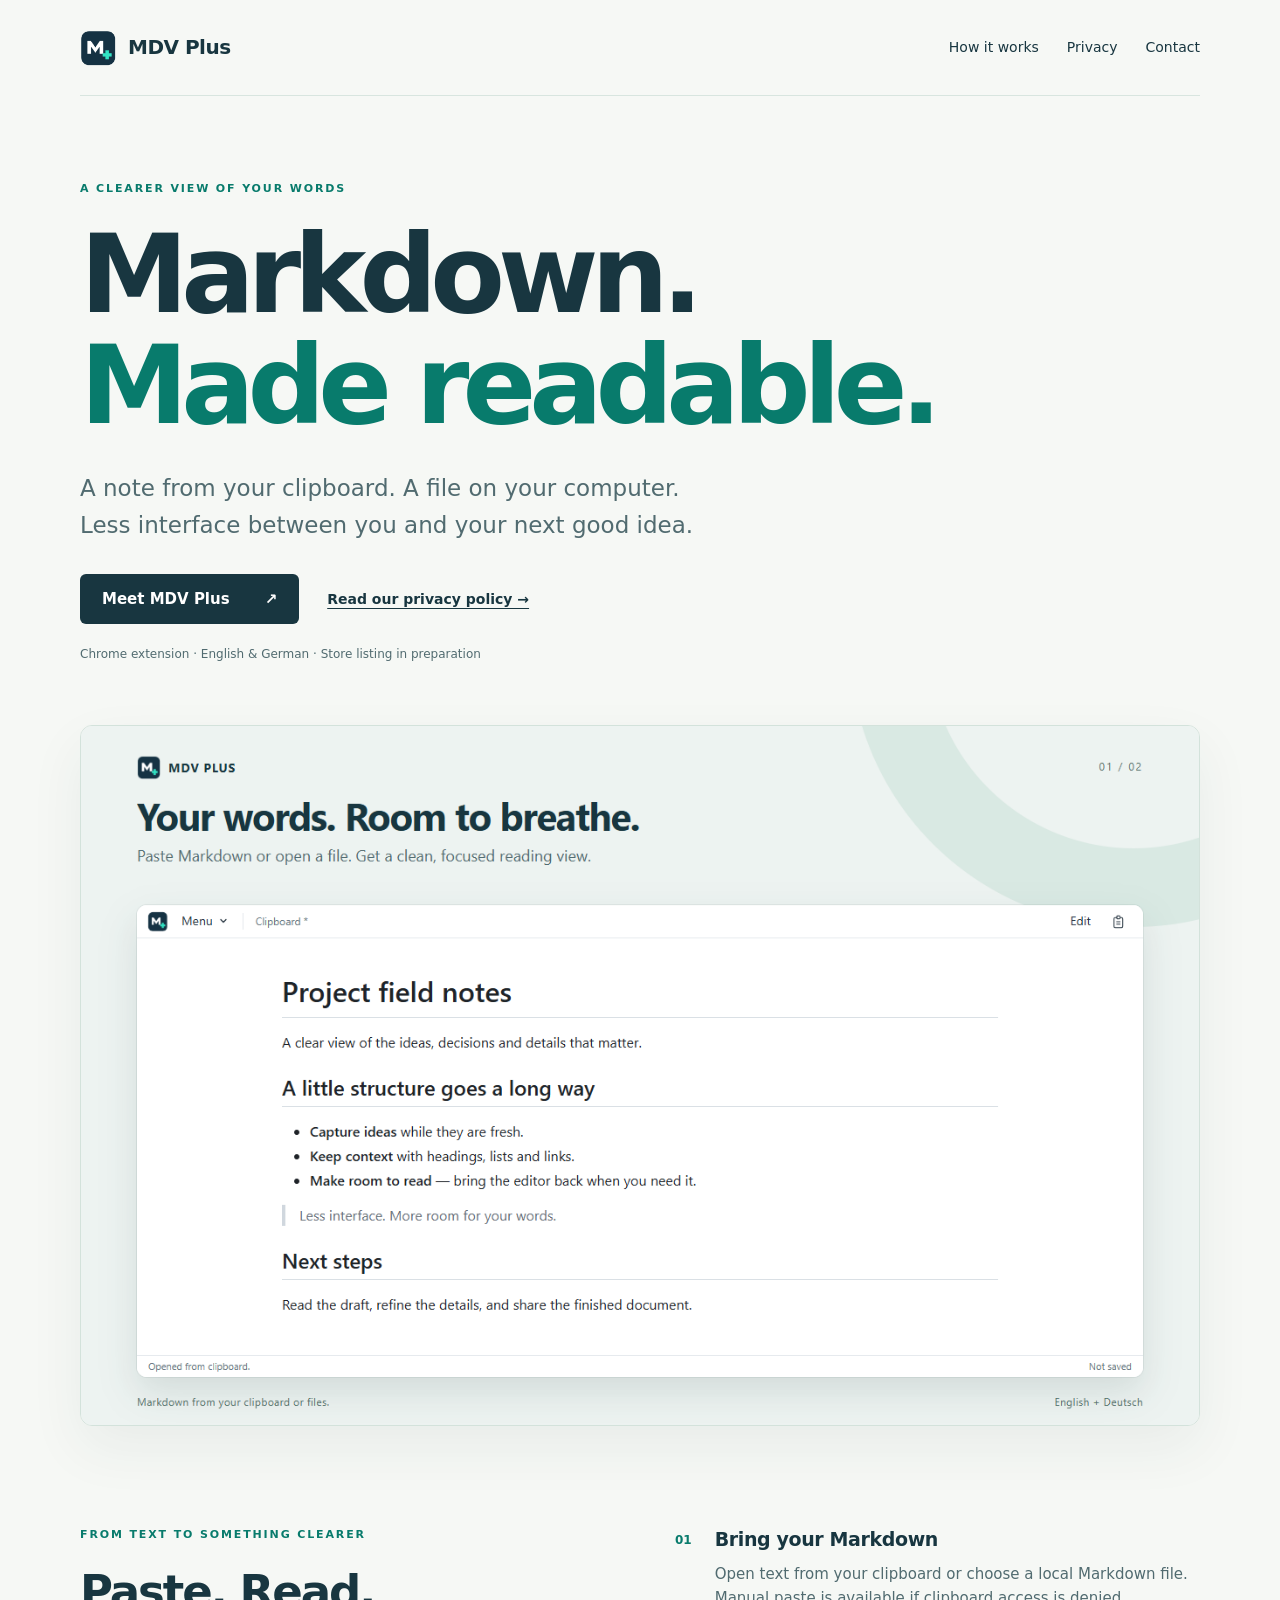
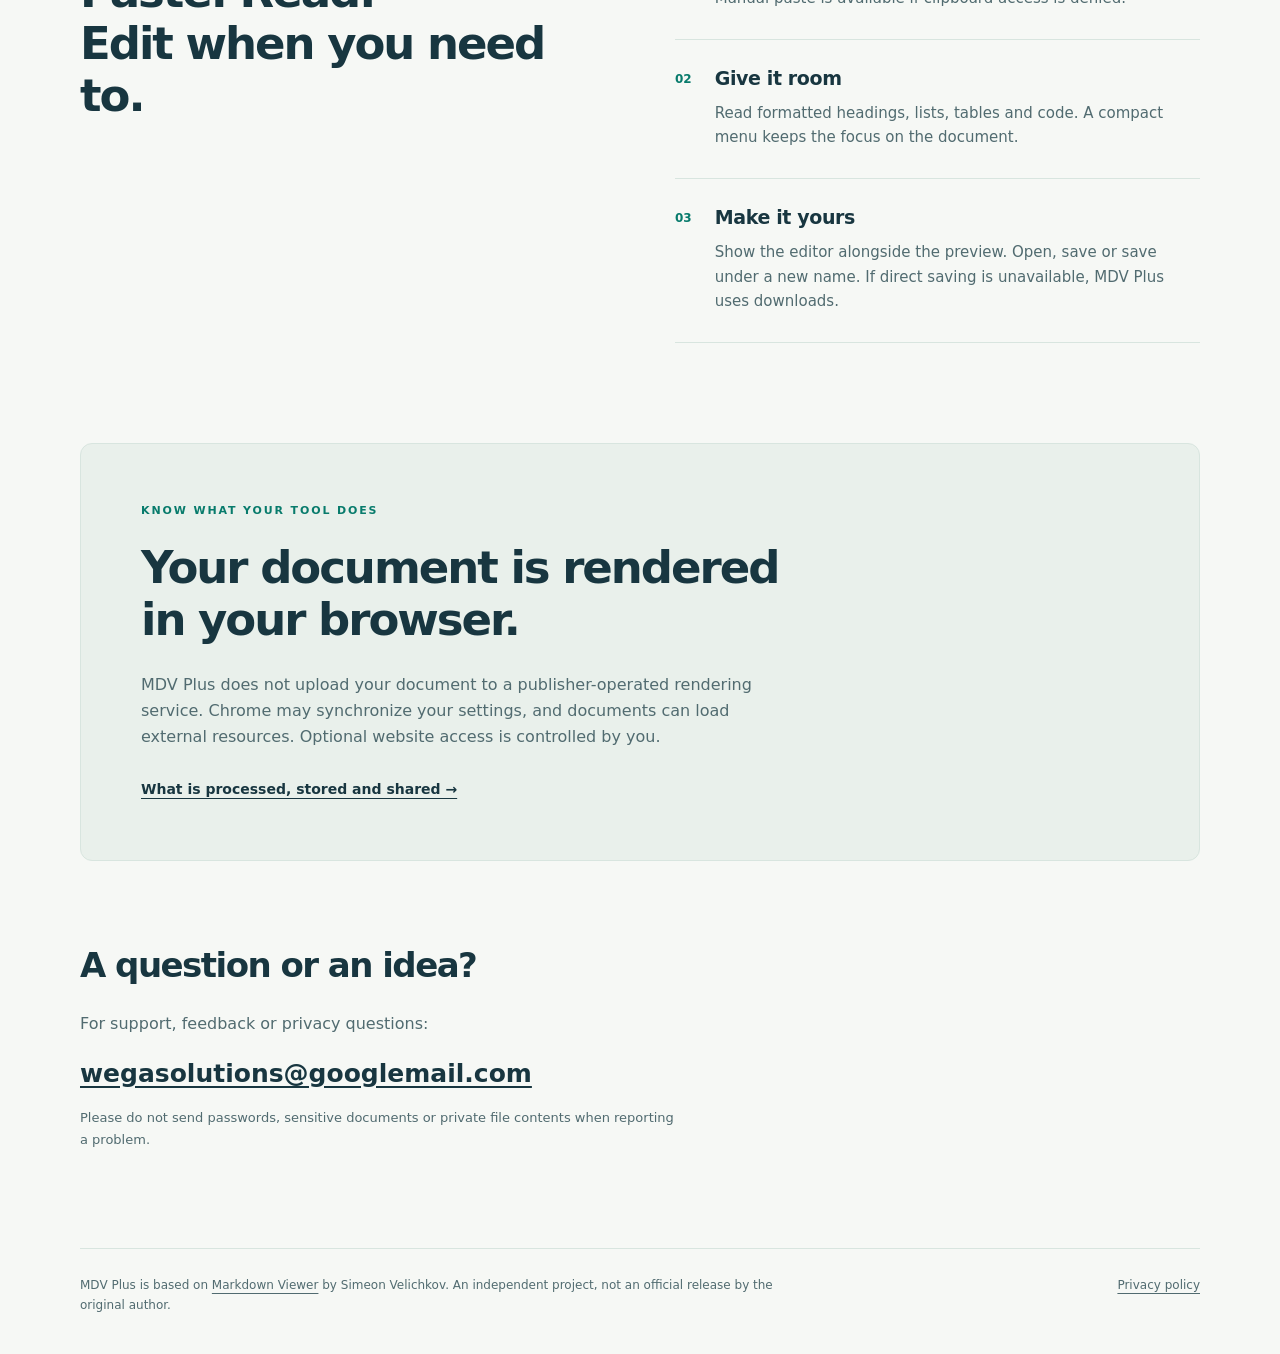
<file: index.html>
<!doctype html>
<html lang="en">
<head>
  <meta charset="utf-8">
  <meta name="viewport" content="width=device-width,initial-scale=1">
  <meta name="description" content="MDV Plus turns Markdown from your clipboard or files into a clean reading view, with an optional editor and live preview.">
  <meta name="referrer" content="no-referrer">
  <title>MDV Plus — Markdown, made readable.</title>
  <link rel="icon" href="assets/icon.png">
  <link rel="stylesheet" href="style.css">
</head>
<body>
  <a class="skip" href="#main">Skip to content</a>
  <header class="nav wrap">
    <a class="brand" href="./"><img src="assets/icon.png" width="36" height="36" alt="">MDV Plus</a>
    <nav aria-label="Main navigation"><a href="#how">How it works</a><a href="privacy.html">Privacy</a><a href="mailto:wegasolutions@googlemail.com">Contact</a></nav>
  </header>
  <main id="main">
    <section class="hero wrap">
      <p class="eyebrow">A clearer view of your words</p>
      <h1>Markdown.<br><span>Made readable.</span></h1>
      <p class="lead">A note from your clipboard. A file on your computer.<br class="desktop"> Less interface between you and your next good idea.</p>
      <div class="actions"><a class="button" href="#how">Meet MDV Plus <span aria-hidden="true">↗</span></a><a class="text-link" href="privacy.html">Read our privacy policy →</a></div>
      <p class="availability">Chrome extension · English &amp; German · Store listing in preparation</p>
    </section>
    <section class="showcase wrap" aria-label="MDV Plus reading view"><img src="assets/reading-view.png" width="1280" height="800" alt="MDV Plus showing a Markdown document with formatted headings, a list and a quote in its reading view."></section>
    <section class="flow wrap" id="how">
      <div><p class="eyebrow">From text to something clearer</p><h2>Paste. Read.<br>Edit when you need to.</h2></div>
      <ol class="steps">
        <li><span class="step-no">01</span><div><h3>Bring your Markdown</h3><p>Open text from your clipboard or choose a local Markdown file. Manual paste is available if clipboard access is denied.</p></div></li>
        <li><span class="step-no">02</span><div><h3>Give it room</h3><p>Read formatted headings, lists, tables and code. A compact menu keeps the focus on the document.</p></div></li>
        <li><span class="step-no">03</span><div><h3>Make it yours</h3><p>Show the editor alongside the preview. Open, save or save under a new name. If direct saving is unavailable, MDV Plus uses downloads.</p></div></li>
      </ol>
    </section>
    <section class="privacy-note wrap"><p class="eyebrow">Know what your tool does</p><h2>Your document is rendered<br>in your browser.</h2><p>MDV Plus does not upload your document to a publisher-operated rendering service. Chrome may synchronize your settings, and documents can load external resources. Optional website access is controlled by you.</p><a class="text-link" href="privacy.html">What is processed, stored and shared →</a></section>
    <section class="support wrap" id="support"><h2>A question or an idea?</h2><p>For support, feedback or privacy questions:</p><a class="contact" href="mailto:wegasolutions@googlemail.com">wegasolutions@googlemail.com</a><p class="small">Please do not send passwords, sensitive documents or private file contents when reporting a problem.</p></section>
  </main>
  <footer class="wrap footer"><p>MDV Plus is based on <a href="https://github.com/simov/markdown-viewer" rel="noreferrer">Markdown Viewer</a> by Simeon Velichkov. An independent project, not an official release by the original author.</p><a href="privacy.html">Privacy policy</a></footer>
</body>
</html>
</file>
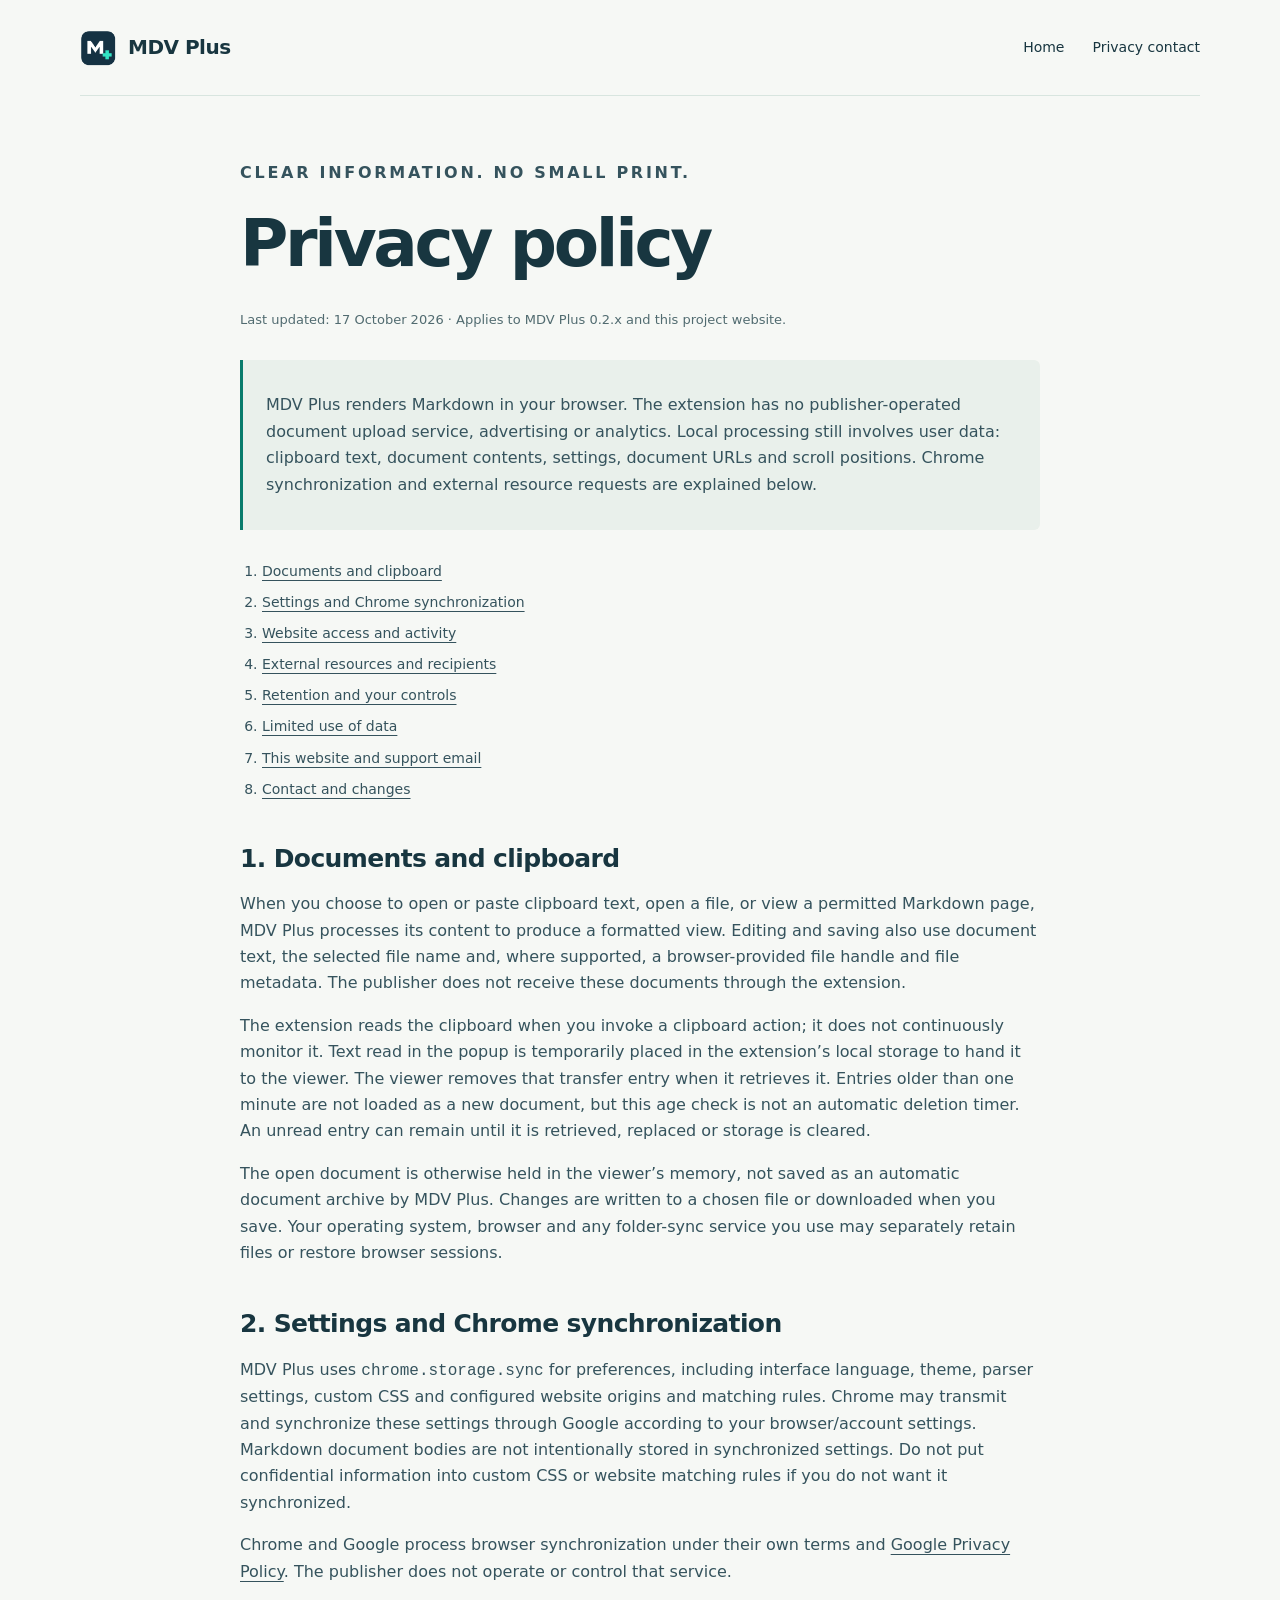
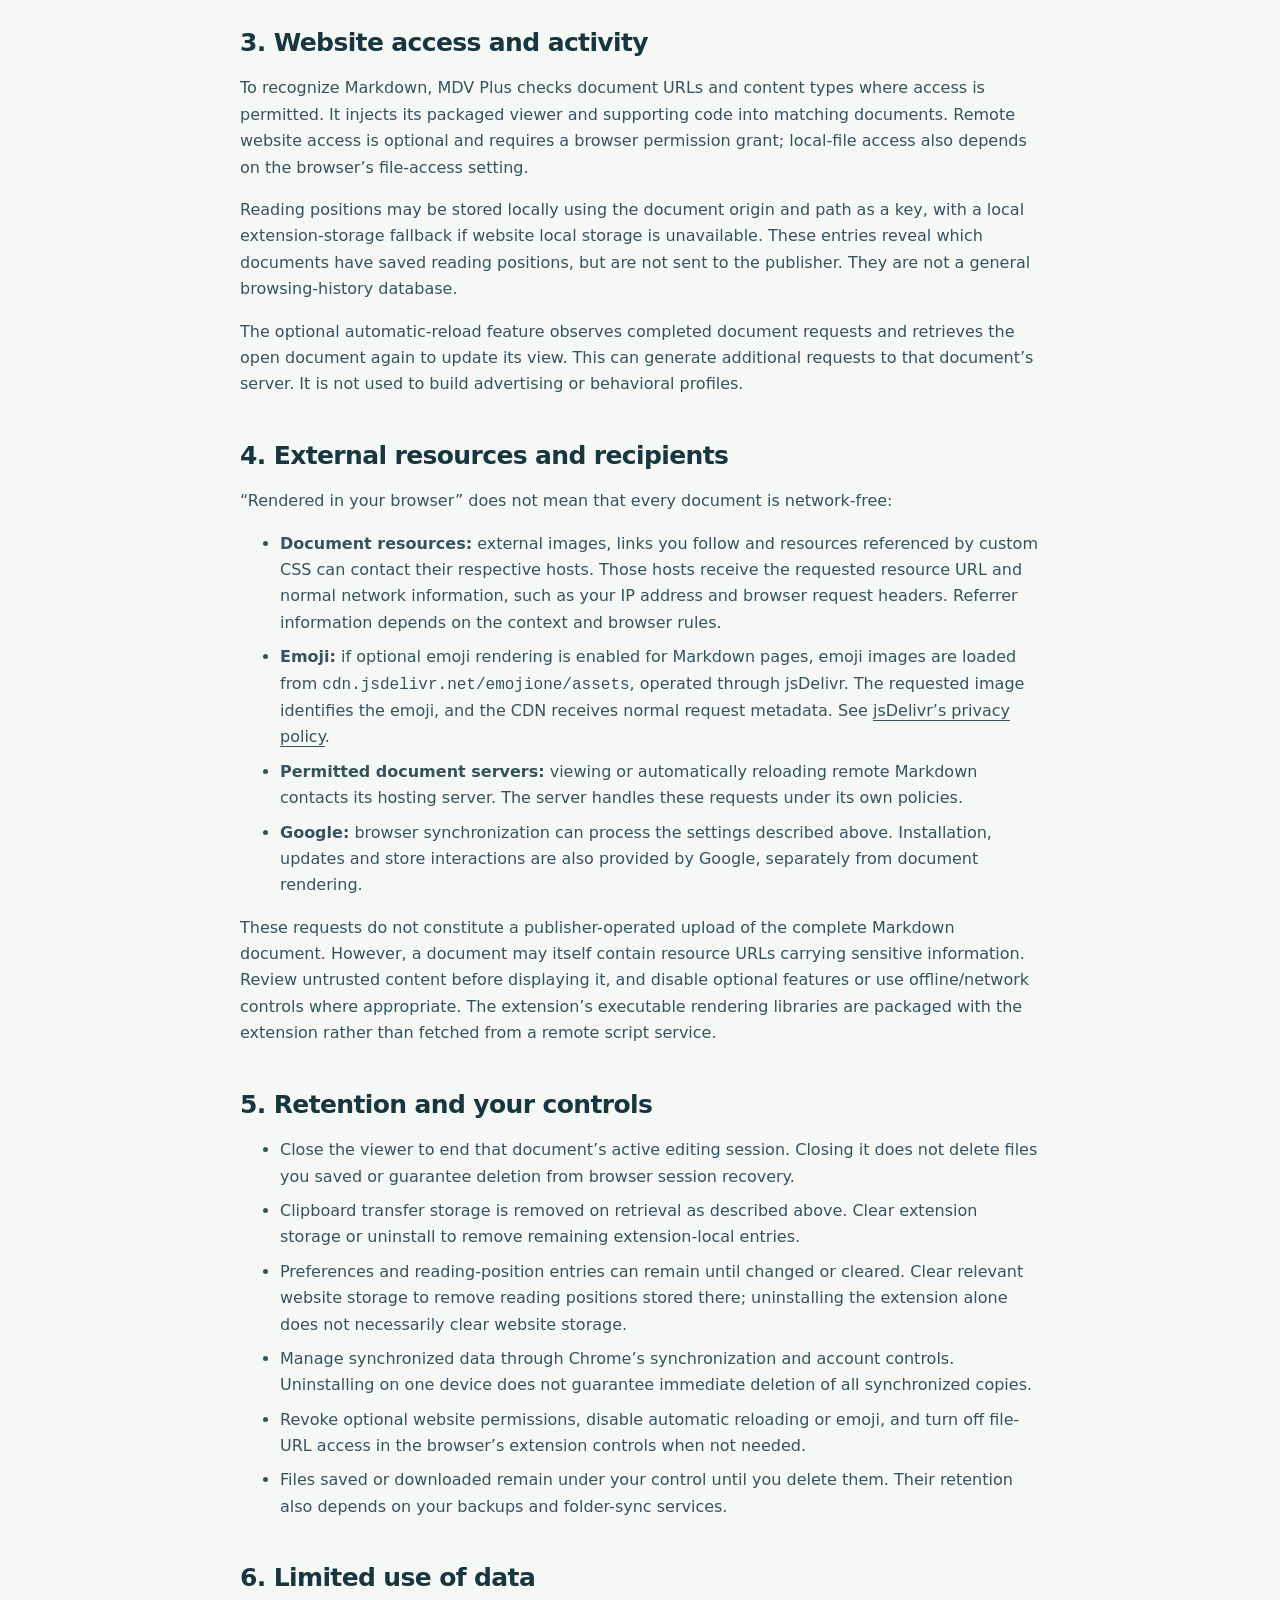
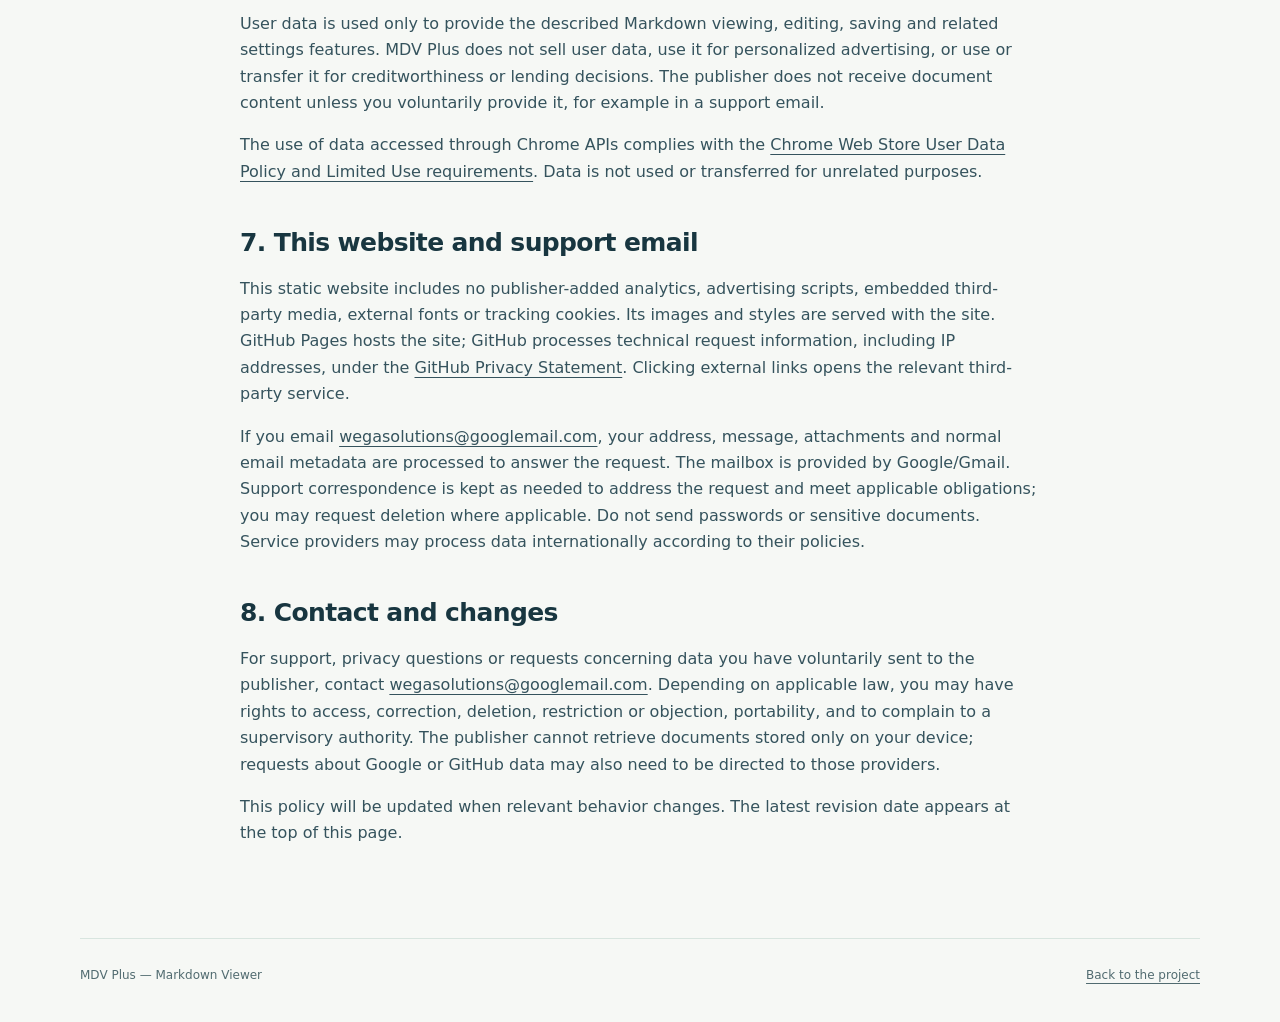
<file: privacy.html>
<!doctype html>
<html lang="en">
<head>
  <meta charset="utf-8">
  <meta name="viewport" content="width=device-width,initial-scale=1">
  <meta name="description" content="How MDV Plus processes Markdown, clipboard text, settings and optional website access, and how to contact the publisher.">
  <meta name="referrer" content="no-referrer">
  <title>Privacy policy — MDV Plus</title>
  <link rel="icon" href="assets/icon.png">
  <link rel="stylesheet" href="style.css">
</head>
<body>
  <a class="skip" href="#main">Skip to content</a>
  <header class="nav wrap"><a class="brand" href="./"><img src="assets/icon.png" width="36" height="36" alt="">MDV Plus</a><nav aria-label="Main navigation"><a href="index.html">Home</a><a href="#contact">Privacy contact</a></nav></header>
  <main id="main" class="wrap policy">
    <p class="eyebrow">Clear information. No small print.</p>
    <h1>Privacy policy</h1>
    <p class="date">Last updated: 17 October 2026 · Applies to MDV Plus 0.2.x and this project website.</p>
    <div class="summary"><p>MDV Plus renders Markdown in your browser. The extension has no publisher-operated document upload service, advertising or analytics. Local processing still involves user data: clipboard text, document contents, settings, document URLs and scroll positions. Chrome synchronization and external resource requests are explained below.</p></div>
    <ol class="toc"><li><a href="#documents">Documents and clipboard</a></li><li><a href="#settings">Settings and Chrome synchronization</a></li><li><a href="#websites">Website access and activity</a></li><li><a href="#external">External resources and recipients</a></li><li><a href="#retention">Retention and your controls</a></li><li><a href="#limited-use">Limited use of data</a></li><li><a href="#hosting">This website and support email</a></li><li><a href="#contact">Contact and changes</a></li></ol>

    <h2 id="documents">1. Documents and clipboard</h2>
    <p>When you choose to open or paste clipboard text, open a file, or view a permitted Markdown page, MDV Plus processes its content to produce a formatted view. Editing and saving also use document text, the selected file name and, where supported, a browser-provided file handle and file metadata. The publisher does not receive these documents through the extension.</p>
    <p>The extension reads the clipboard when you invoke a clipboard action; it does not continuously monitor it. Text read in the popup is temporarily placed in the extension’s local storage to hand it to the viewer. The viewer removes that transfer entry when it retrieves it. Entries older than one minute are not loaded as a new document, but this age check is not an automatic deletion timer. An unread entry can remain until it is retrieved, replaced or storage is cleared.</p>
    <p>The open document is otherwise held in the viewer’s memory, not saved as an automatic document archive by MDV Plus. Changes are written to a chosen file or downloaded when you save. Your operating system, browser and any folder-sync service you use may separately retain files or restore browser sessions.</p>

    <h2 id="settings">2. Settings and Chrome synchronization</h2>
    <p>MDV Plus uses <code>chrome.storage.sync</code> for preferences, including interface language, theme, parser settings, custom CSS and configured website origins and matching rules. Chrome may transmit and synchronize these settings through Google according to your browser/account settings. Markdown document bodies are not intentionally stored in synchronized settings. Do not put confidential information into custom CSS or website matching rules if you do not want it synchronized.</p>
    <p>Chrome and Google process browser synchronization under their own terms and <a href="https://policies.google.com/privacy" rel="noreferrer">Google Privacy Policy</a>. The publisher does not operate or control that service.</p>

    <h2 id="websites">3. Website access and activity</h2>
    <p>To recognize Markdown, MDV Plus checks document URLs and content types where access is permitted. It injects its packaged viewer and supporting code into matching documents. Remote website access is optional and requires a browser permission grant; local-file access also depends on the browser’s file-access setting.</p>
    <p>Reading positions may be stored locally using the document origin and path as a key, with a local extension-storage fallback if website local storage is unavailable. These entries reveal which documents have saved reading positions, but are not sent to the publisher. They are not a general browsing-history database.</p>
    <p>The optional automatic-reload feature observes completed document requests and retrieves the open document again to update its view. This can generate additional requests to that document’s server. It is not used to build advertising or behavioral profiles.</p>

    <h2 id="external">4. External resources and recipients</h2>
    <p>“Rendered in your browser” does not mean that every document is network-free:</p>
    <ul>
      <li><strong>Document resources:</strong> external images, links you follow and resources referenced by custom CSS can contact their respective hosts. Those hosts receive the requested resource URL and normal network information, such as your IP address and browser request headers. Referrer information depends on the context and browser rules.</li>
      <li><strong>Emoji:</strong> if optional emoji rendering is enabled for Markdown pages, emoji images are loaded from <code>cdn.jsdelivr.net/emojione/assets</code>, operated through jsDelivr. The requested image identifies the emoji, and the CDN receives normal request metadata. See <a href="https://www.jsdelivr.com/terms/privacy-policy" rel="noreferrer">jsDelivr’s privacy policy</a>.</li>
      <li><strong>Permitted document servers:</strong> viewing or automatically reloading remote Markdown contacts its hosting server. The server handles these requests under its own policies.</li>
      <li><strong>Google:</strong> browser synchronization can process the settings described above. Installation, updates and store interactions are also provided by Google, separately from document rendering.</li>
    </ul>
    <p>These requests do not constitute a publisher-operated upload of the complete Markdown document. However, a document may itself contain resource URLs carrying sensitive information. Review untrusted content before displaying it, and disable optional features or use offline/network controls where appropriate. The extension’s executable rendering libraries are packaged with the extension rather than fetched from a remote script service.</p>

    <h2 id="retention">5. Retention and your controls</h2>
    <ul>
      <li>Close the viewer to end that document’s active editing session. Closing it does not delete files you saved or guarantee deletion from browser session recovery.</li>
      <li>Clipboard transfer storage is removed on retrieval as described above. Clear extension storage or uninstall to remove remaining extension-local entries.</li>
      <li>Preferences and reading-position entries can remain until changed or cleared. Clear relevant website storage to remove reading positions stored there; uninstalling the extension alone does not necessarily clear website storage.</li>
      <li>Manage synchronized data through Chrome’s synchronization and account controls. Uninstalling on one device does not guarantee immediate deletion of all synchronized copies.</li>
      <li>Revoke optional website permissions, disable automatic reloading or emoji, and turn off file-URL access in the browser’s extension controls when not needed.</li>
      <li>Files saved or downloaded remain under your control until you delete them. Their retention also depends on your backups and folder-sync services.</li>
    </ul>

    <h2 id="limited-use">6. Limited use of data</h2>
    <p>User data is used only to provide the described Markdown viewing, editing, saving and related settings features. MDV Plus does not sell user data, use it for personalized advertising, or use or transfer it for creditworthiness or lending decisions. The publisher does not receive document content unless you voluntarily provide it, for example in a support email.</p>
    <p>The use of data accessed through Chrome APIs complies with the <a href="https://developer.chrome.com/docs/webstore/program-policies/limited-use" rel="noreferrer">Chrome Web Store User Data Policy and Limited Use requirements</a>. Data is not used or transferred for unrelated purposes.</p>

    <h2 id="hosting">7. This website and support email</h2>
    <p>This static website includes no publisher-added analytics, advertising scripts, embedded third-party media, external fonts or tracking cookies. Its images and styles are served with the site. GitHub Pages hosts the site; GitHub processes technical request information, including IP addresses, under the <a href="https://docs.github.com/en/site-policy/privacy-policies/github-general-privacy-statement" rel="noreferrer">GitHub Privacy Statement</a>. Clicking external links opens the relevant third-party service.</p>
    <p>If you email <a href="mailto:wegasolutions@googlemail.com">wegasolutions@googlemail.com</a>, your address, message, attachments and normal email metadata are processed to answer the request. The mailbox is provided by Google/Gmail. Support correspondence is kept as needed to address the request and meet applicable obligations; you may request deletion where applicable. Do not send passwords or sensitive documents. Service providers may process data internationally according to their policies.</p>

    <h2 id="contact">8. Contact and changes</h2>
    <p>For support, privacy questions or requests concerning data you have voluntarily sent to the publisher, contact <a href="mailto:wegasolutions@googlemail.com">wegasolutions@googlemail.com</a>. Depending on applicable law, you may have rights to access, correction, deletion, restriction or objection, portability, and to complain to a supervisory authority. The publisher cannot retrieve documents stored only on your device; requests about Google or GitHub data may also need to be directed to those providers.</p>
    <p>This policy will be updated when relevant behavior changes. The latest revision date appears at the top of this page.</p>
  </main>
  <footer class="wrap footer"><p>MDV Plus — Markdown Viewer</p><a href="index.html">Back to the project</a></footer>
</body>
</html>
</file>
<file: style.css>
:root{color-scheme:light;--ink:#183640;--muted:#516b70;--mint:#087b6c;--line:#d8e5df;--paper:#f6f8f5;font-family:system-ui,-apple-system,"Segoe UI",sans-serif;font-synthesis:none}
*{box-sizing:border-box}html{scroll-behavior:smooth}body{margin:0;background:var(--paper);color:var(--ink);line-height:1.65}a{color:inherit;text-underline-offset:4px}a:focus-visible{outline:3px solid var(--mint);outline-offset:6px}img{display:block;max-width:100%;height:auto}.wrap{width:min(1120px,calc(100% - 64px));margin-inline:auto}.nav{min-height:96px;display:flex;justify-content:space-between;align-items:center;gap:24px;border-bottom:1px solid var(--line)}.brand{display:inline-flex;align-items:center;gap:12px;font-weight:750;font-size:20px;text-decoration:none;letter-spacing:-.5px}.brand img{width:36px;height:36px}.nav nav{display:flex;gap:28px;font-size:14px}.nav nav a{text-decoration:none}.nav nav a:hover{text-decoration:underline}.hero{padding:84px 0 60px}.eyebrow{text-transform:uppercase;font-size:11px;letter-spacing:.17em;font-weight:750;color:var(--mint);margin:0 0 22px}h1{font-size:clamp(58px,8.5vw,112px);line-height:1.02;letter-spacing:-.065em;font-weight:700;margin:0 0 28px}h1 span{color:var(--mint)}.lead{font-size:clamp(18px,2.4vw,23px);line-height:1.6;color:var(--muted);margin:0 0 30px}.actions{display:flex;align-items:center;gap:28px;flex-wrap:wrap}.button{display:inline-flex;gap:35px;align-items:center;padding:13px 22px;background:var(--ink);border-radius:6px;color:white;text-decoration:none;font-size:15px;font-weight:650}.button:hover{background:#24525c}.text-link{font-size:14px;font-weight:650}.availability{margin:21px 0 0;font-size:12px;color:var(--muted)}.showcase{border-radius:12px;overflow:hidden;border:1px solid #d3e2db;box-shadow:0 22px 55px #193b3810}.flow{padding-block:100px;display:grid;grid-template-columns:1fr 1fr;gap:70px}h2{font-size:clamp(30px,3.7vw,45px);letter-spacing:-.045em;line-height:1.16;font-weight:650;margin:0 0 25px}.steps{list-style:none;padding:0;margin:0}.steps li{display:flex;gap:23px;padding:0 0 28px;margin-bottom:25px;border-bottom:1px solid var(--line)}.steps li:last-child{margin-bottom:0}.step-no{font-size:12px;font-weight:700;color:var(--mint);padding-top:5px}h3{font-size:19px;letter-spacing:-.02em;line-height:1.4;margin:0 0 9px}.steps p{margin:0;color:var(--muted);font-size:15px}.privacy-note{padding:58px 60px;background:#e9f0eb;border:1px solid var(--line);border-radius:12px}.privacy-note p:not(.eyebrow){max-width:650px;color:var(--muted);margin-bottom:25px}.support{padding-block:85px}.support p{color:var(--muted)}.support h2{font-size:34px}.contact{font-size:clamp(17px,2.8vw,25px);font-weight:600;overflow-wrap:anywhere}.small{font-size:13px;max-width:600px}.footer{border-top:1px solid var(--line);padding-block:27px 38px;display:flex;gap:40px;justify-content:space-between;align-items:start;font-size:12px;color:var(--muted)}.footer p{margin:0;max-width:700px}.footer>a{white-space:nowrap}.skip{position:fixed;top:-100px;left:16px;background:white;padding:10px;z-index:10}.skip:focus{top:10px}.policy{max-width:800px;padding:64px 0 75px}.policy h1{font-size:clamp(44px,7vw,66px);letter-spacing:-.05em;line-height:1.1}.policy h2{font-size:25px;line-height:1.3;letter-spacing:-.025em;margin:42px 0 15px}.policy p,.policy li{color:#35535d;font-size:16px}.policy li{margin-block:8px}.policy .date{font-size:13px;color:var(--muted)}.policy .summary{background:#e9f0eb;border-left:3px solid var(--mint);padding:16px 23px;border-radius:0 6px 6px 0;margin:30px 0}.policy a{overflow-wrap:anywhere}.toc{padding-left:22px}.toc li{font-size:14px}
@media(max-width:700px){.wrap{width:calc(100% - 36px)}.nav{min-height:80px;gap:12px;flex-wrap:wrap;padding-block:16px}.nav nav{gap:18px;font-size:12px}.brand{font-size:18px}.hero{padding:55px 0 38px}.actions{gap:20px}.flow{grid-template-columns:1fr;gap:25px;padding-block:60px}.privacy-note{padding:32px 25px}.support{padding-block:55px}.footer{flex-direction:column;gap:16px}.policy{padding-top:40px}.policy p,.policy li{font-size:15px}.desktop{display:none}}
@media(prefers-reduced-motion:reduce){html{scroll-behavior:auto}}
</file>
